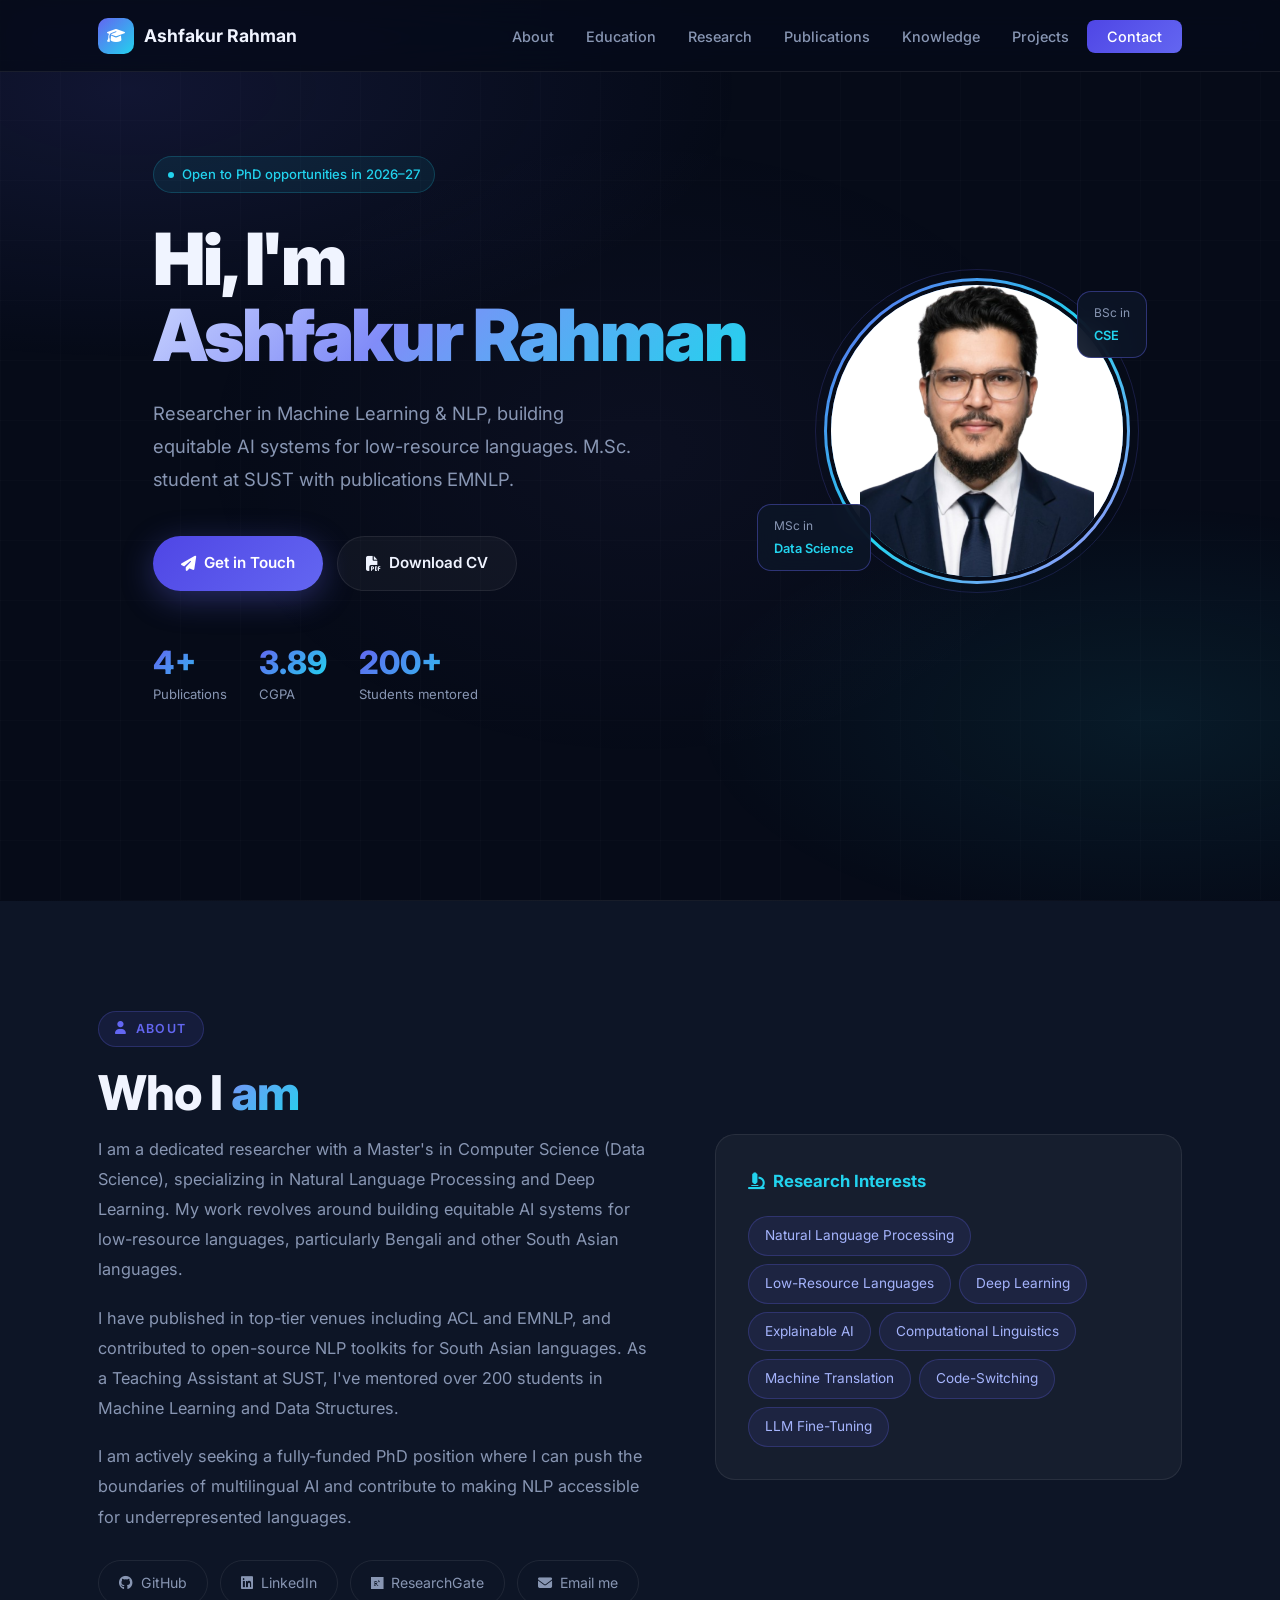
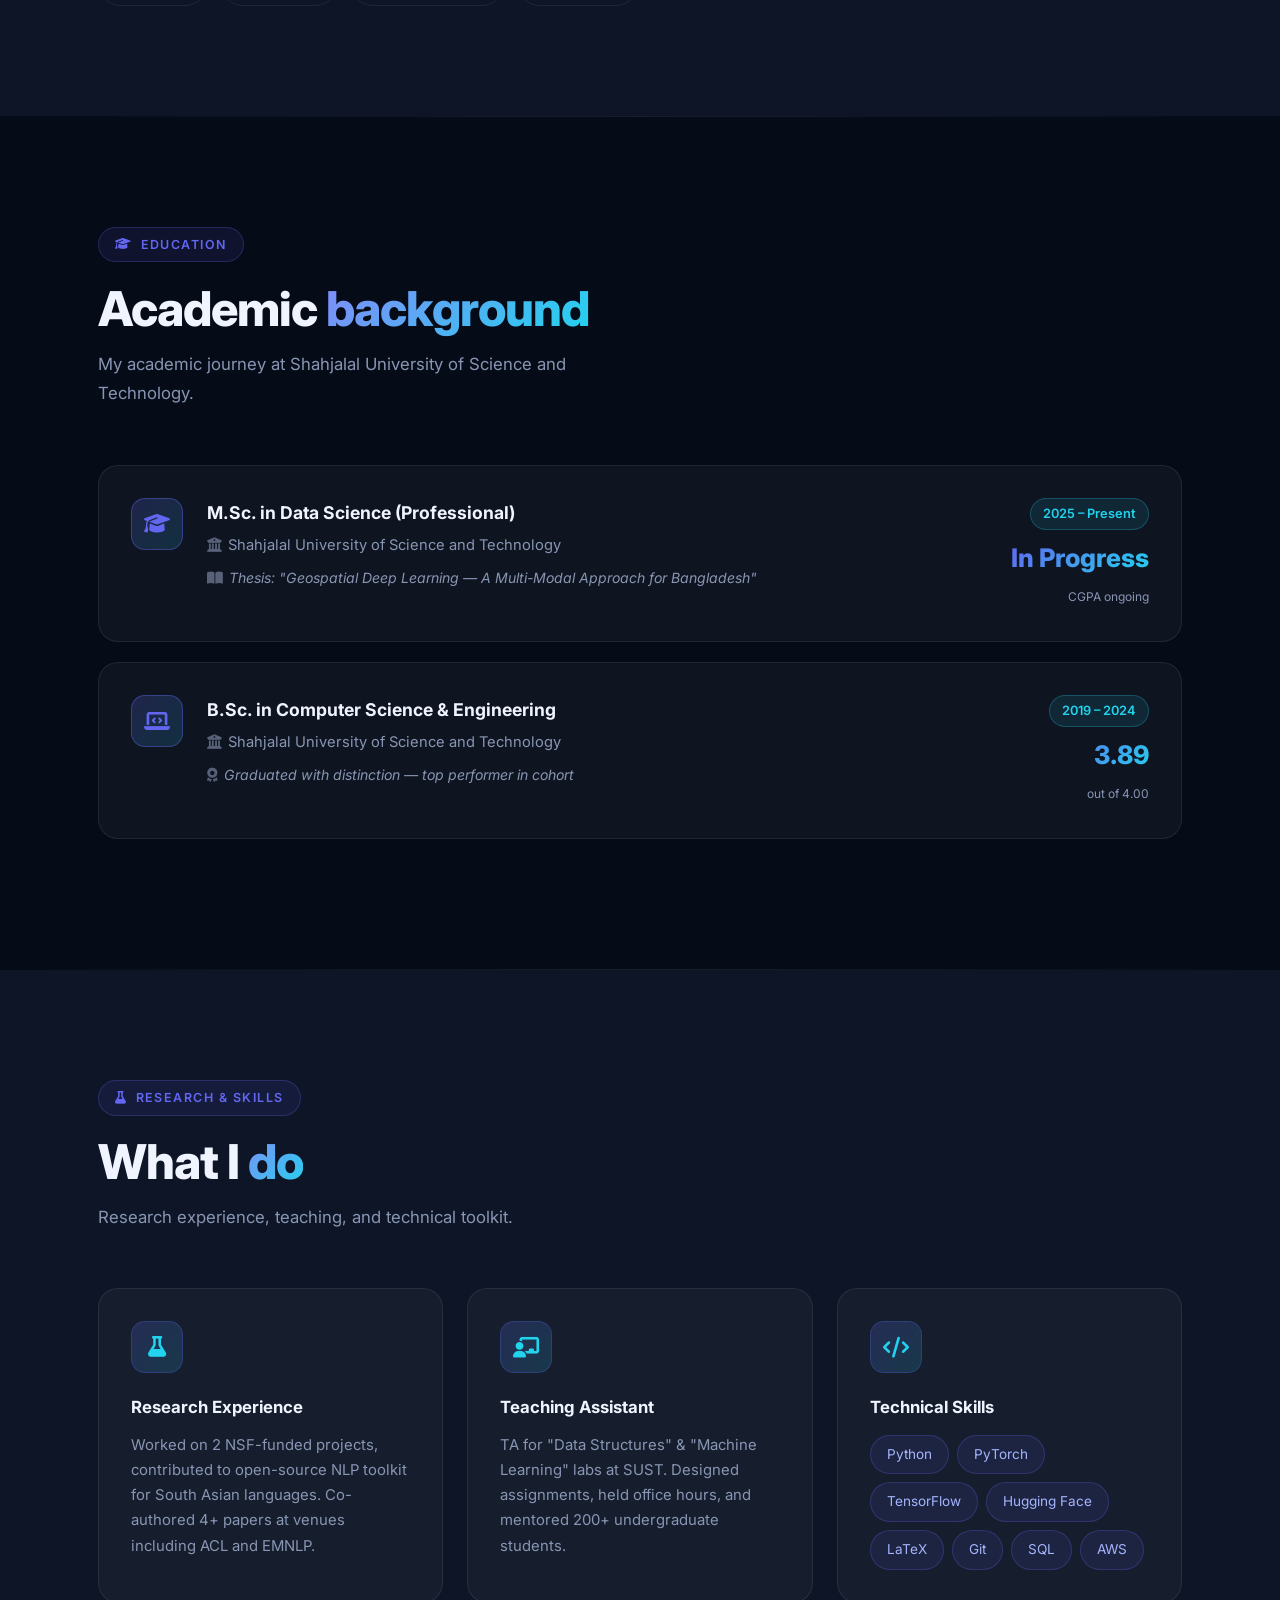
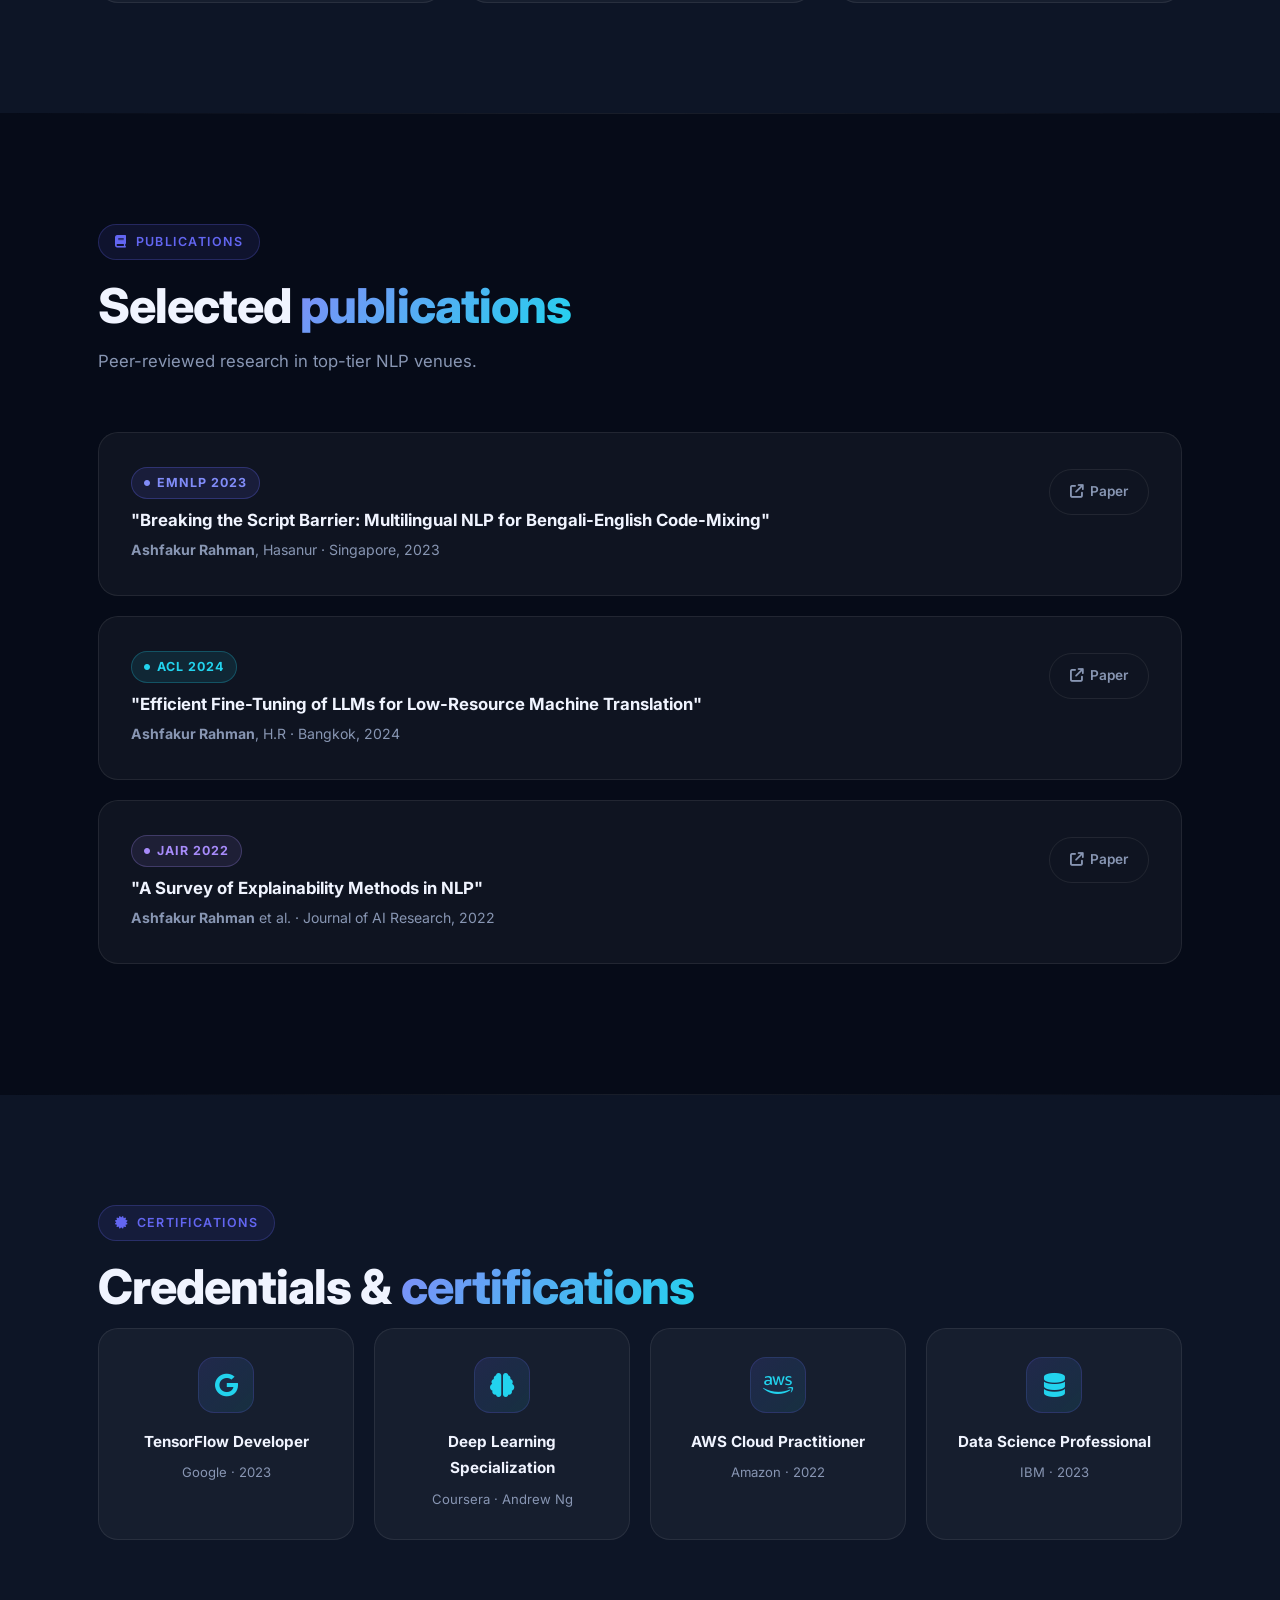
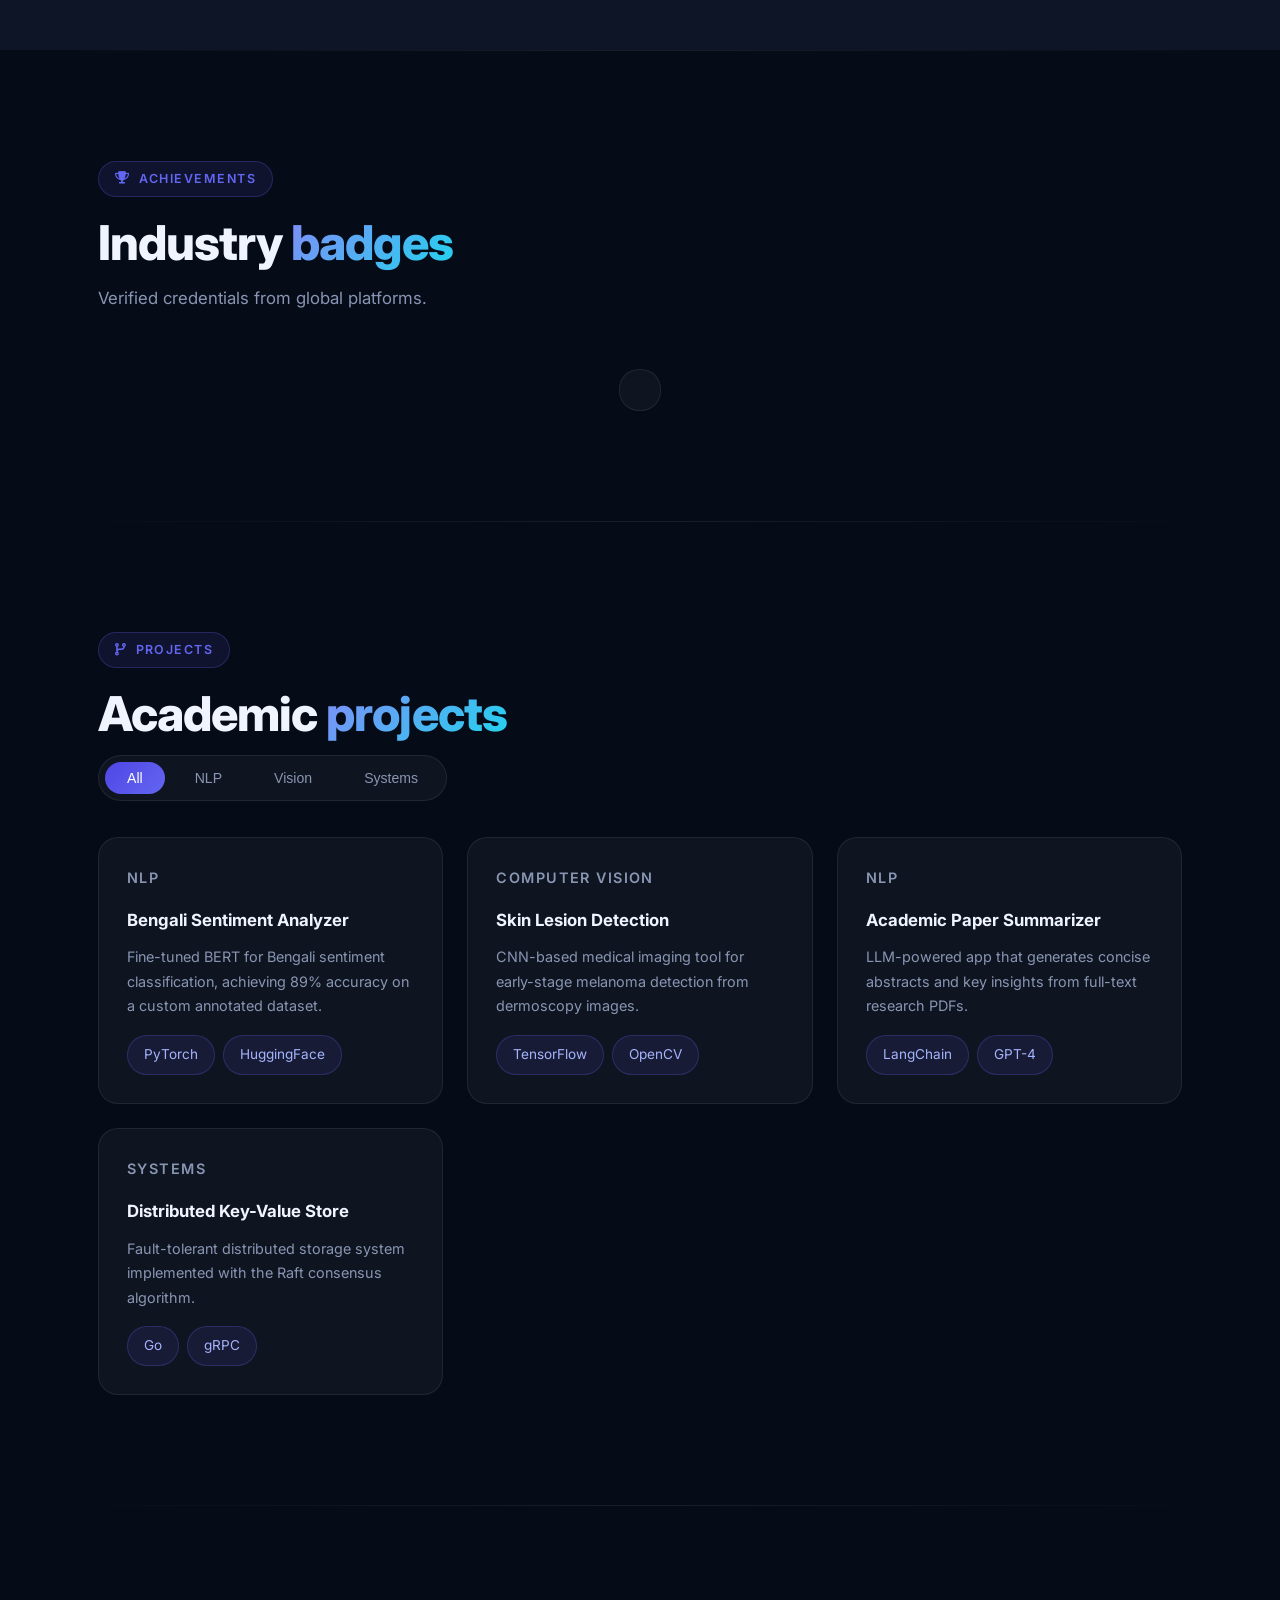
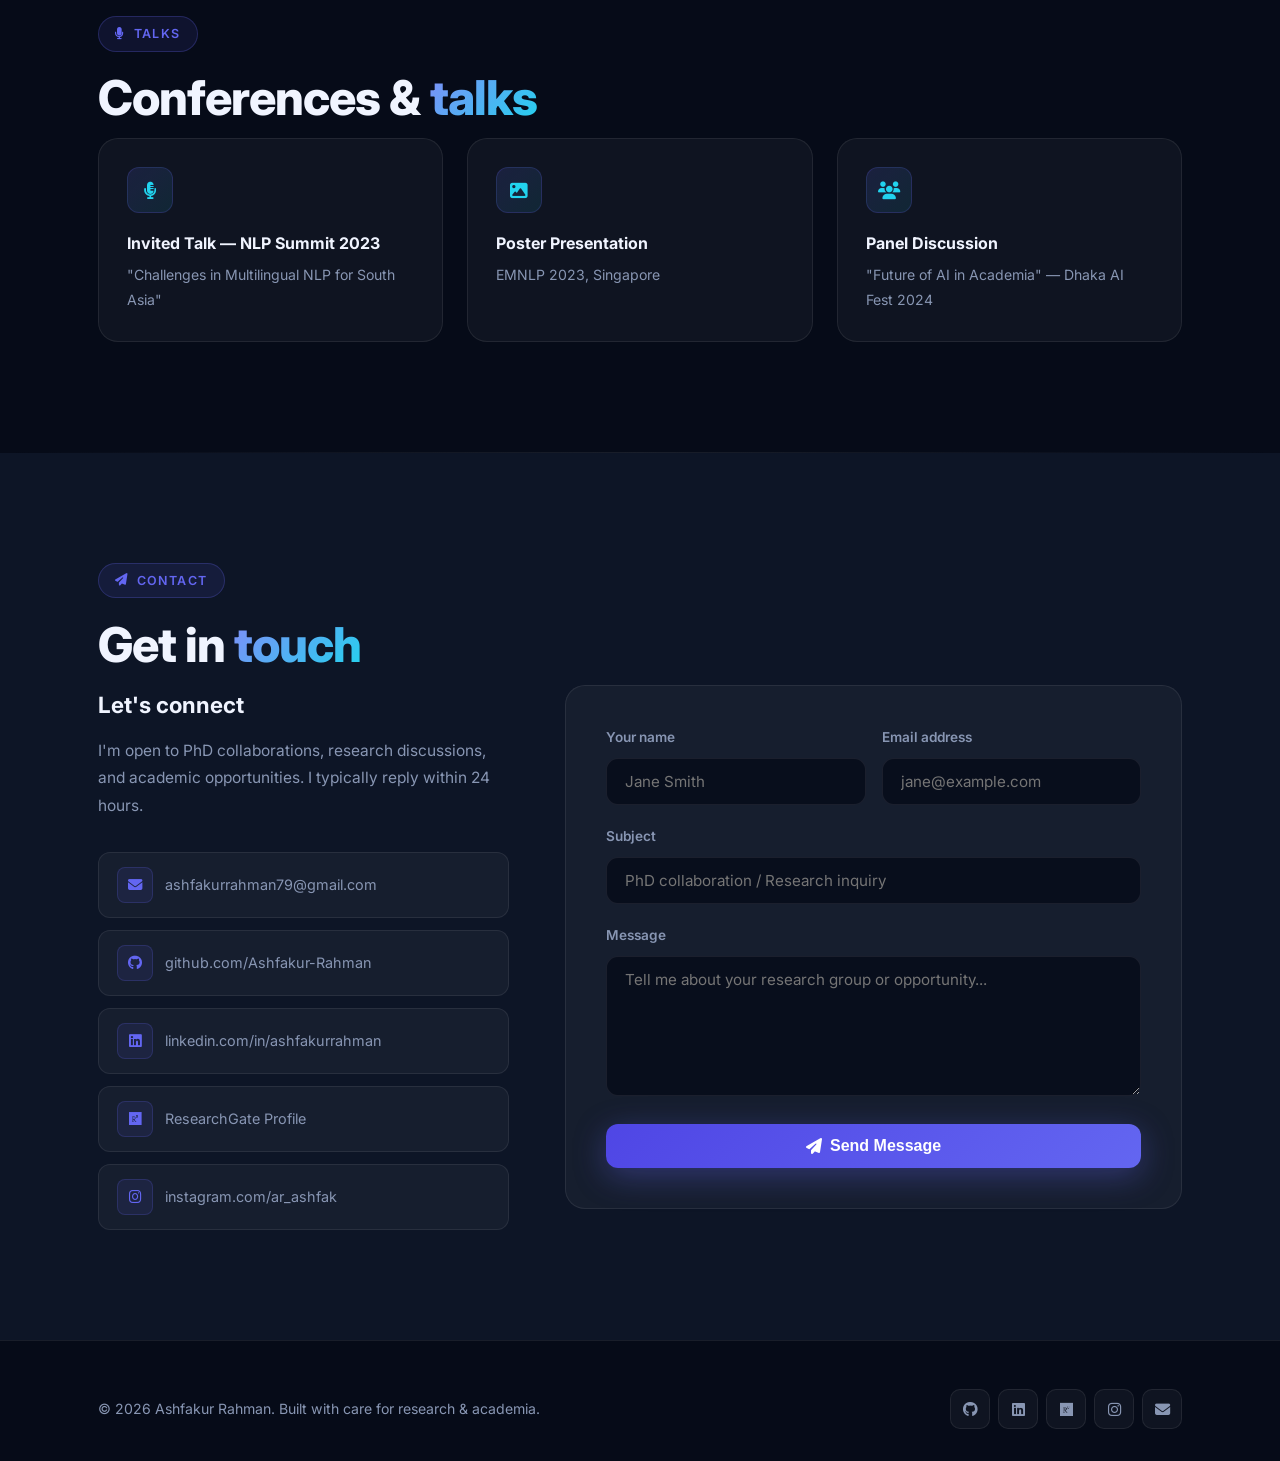
<file: index.html>
<!DOCTYPE html>
<html lang="en">
<head>
  <meta charset="UTF-8" />
  <meta name="viewport" content="width=device-width, initial-scale=1.0" />
  <meta name="description" content="Academic Portfolio of Ashfakur Rahman - PhD Applicant, Researcher, Machine Learning & NLP" />
  <title>Ashfakur Rahman | Academic Portfolio</title>
  <link rel="stylesheet" href="https://unpkg.com/aos@2.3.1/dist/aos.css" />
  <link rel="stylesheet" href="https://cdnjs.cloudflare.com/ajax/libs/font-awesome/6.5.1/css/all.min.css" />
  <link rel="preconnect" href="https://fonts.googleapis.com">
  <link rel="preconnect" href="https://fonts.gstatic.com" crossorigin>
  <link href="https://fonts.googleapis.com/css2?family=Inter:wght@300;400;500;600;700;800;900&family=JetBrains+Mono:wght@400;500&display=swap" rel="stylesheet">
  <style>
    *, *::before, *::after { margin: 0; padding: 0; box-sizing: border-box; }

    :root {
      --primary: #6366f1;
      --primary-dark: #4f46e5;
      --accent: #22d3ee;
      --accent2: #a78bfa;
      --bg: #060b18;
      --bg2: #0d1526;
      --surface: rgba(255,255,255,0.04);
      --surface-hover: rgba(255,255,255,0.07);
      --border: rgba(255,255,255,0.08);
      --border-accent: rgba(99,102,241,0.4);
      --text: #f0f4ff;
      --text-muted: #8896b3;
      --text-dim: #4a5568;
      --radius: 20px;
      --radius-sm: 12px;
      --t: 0.3s cubic-bezier(0.4,0,0.2,1);
      --glow-primary: 0 0 40px rgba(99,102,241,0.2);
      --glow-accent: 0 0 30px rgba(34,211,238,0.15);
    }

    html { scroll-behavior: smooth; }

    body {
      font-family: 'Inter', system-ui, sans-serif;
      background: var(--bg);
      color: var(--text);
      line-height: 1.75;
      overflow-x: hidden;
    }

    /* Animated BG */
    body::before {
      content: '';
      position: fixed;
      inset: 0;
      background:
        radial-gradient(ellipse 80% 50% at 10% 10%, rgba(99,102,241,0.12) 0%, transparent 60%),
        radial-gradient(ellipse 60% 40% at 90% 80%, rgba(34,211,238,0.08) 0%, transparent 60%),
        radial-gradient(ellipse 50% 50% at 50% 50%, rgba(167,139,250,0.04) 0%, transparent 70%);
      z-index: -1;
    }

    /* Grid overlay */
    body::after {
      content: '';
      position: fixed;
      inset: 0;
      background-image: linear-gradient(rgba(255,255,255,0.015) 1px, transparent 1px),
                        linear-gradient(90deg, rgba(255,255,255,0.015) 1px, transparent 1px);
      background-size: 60px 60px;
      z-index: -1;
    }

    a { color: inherit; text-decoration: none; }

    .container { max-width: 1140px; margin: 0 auto; padding: 0 28px; }

    section { padding: 110px 0; }

    .section-label {
      display: inline-flex;
      align-items: center;
      gap: 8px;
      font-size: 0.78rem;
      font-weight: 600;
      letter-spacing: 0.12em;
      text-transform: uppercase;
      color: var(--primary);
      background: rgba(99,102,241,0.1);
      border: 1px solid rgba(99,102,241,0.25);
      padding: 6px 16px;
      border-radius: 50px;
      margin-bottom: 20px;
    }

    .section-title {
      font-size: clamp(2rem, 4vw, 3rem);
      font-weight: 800;
      line-height: 1.1;
      margin-bottom: 14px;
      letter-spacing: -0.02em;
    }

    .section-title .grad {
      background: linear-gradient(135deg, #818cf8 0%, #22d3ee 100%);
      -webkit-background-clip: text;
      -webkit-text-fill-color: transparent;
    }

    .section-sub {
      font-size: 1.05rem;
      color: var(--text-muted);
      margin-bottom: 56px;
      max-width: 540px;
    }

    /* ===== NAVBAR ===== */
    header {
      position: fixed;
      top: 0; left: 0;
      width: 100%;
      z-index: 1000;
      padding: 0;
    }

    header::before {
      content: '';
      position: absolute;
      inset: 0;
      background: rgba(6,11,24,0.85);
      backdrop-filter: blur(20px) saturate(180%);
      border-bottom: 1px solid var(--border);
      z-index: -1;
    }

    nav {
      display: flex;
      justify-content: space-between;
      align-items: center;
      height: 72px;
    }

    .logo {
      display: flex;
      align-items: center;
      gap: 10px;
      font-size: 1.1rem;
      font-weight: 700;
      color: var(--text);
    }

    .logo-icon {
      width: 36px; height: 36px;
      background: linear-gradient(135deg, var(--primary), var(--accent));
      border-radius: 10px;
      display: flex;
      align-items: center;
      justify-content: center;
      font-size: 0.9rem;
      font-weight: 800;
      color: white;
      font-family: 'JetBrains Mono', monospace;
    }

    .nav-links {
      display: flex;
      align-items: center;
      gap: 4px;
      list-style: none;
    }

    .nav-links a {
      font-size: 0.9rem;
      font-weight: 500;
      padding: 8px 14px;
      border-radius: 8px;
      color: var(--text-muted);
      transition: color var(--t), background var(--t);
    }

    .nav-links a:hover {
      color: var(--text);
      background: var(--surface-hover);
    }

    .nav-cta {
      background: linear-gradient(135deg, var(--primary-dark), var(--primary)) !important;
      color: white !important;
      padding: 8px 20px !important;
    }

    .hamburger {
      display: none;
      background: none;
      border: none;
      color: var(--text);
      font-size: 1.4rem;
      cursor: pointer;
      padding: 8px;
    }

    .mobile-menu {
      display: none;
      position: fixed;
      top: 72px; right: 0;
      width: 260px;
      background: rgba(6,11,24,0.98);
      backdrop-filter: blur(20px);
      border-left: 1px solid var(--border);
      border-bottom: 1px solid var(--border);
      border-radius: 0 0 0 var(--radius);
      padding: 20px;
      flex-direction: column;
      gap: 4px;
      z-index: 999;
      transform: translateX(100%);
      transition: transform var(--t);
    }

    .mobile-menu.active {
      display: flex;
      transform: translateX(0);
    }

    .mobile-menu a {
      padding: 12px 16px;
      border-radius: 10px;
      font-size: 0.95rem;
      color: var(--text-muted);
      transition: all var(--t);
    }

    .mobile-menu a:hover {
      background: var(--surface);
      color: var(--text);
    }

    /* ===== HERO ===== */
    .hero {
      min-height: 100vh;
      display: flex;
      align-items: center;
      padding-top: 72px;
      position: relative;
    }

    .hero-inner {
      display: grid;
      grid-template-columns: 1fr auto;
      gap: 80px;
      align-items: center;
      width: 100%;
    }

    .hero-badge {
      display: inline-flex;
      align-items: center;
      gap: 8px;
      background: rgba(34,211,238,0.08);
      border: 1px solid rgba(34,211,238,0.2);
      color: var(--accent);
      font-size: 0.82rem;
      font-weight: 500;
      padding: 6px 14px;
      border-radius: 50px;
      margin-bottom: 28px;
    }

    .hero-badge .dot {
      width: 6px; height: 6px;
      background: var(--accent);
      border-radius: 50%;
      animation: pulse 2s infinite;
    }

    @keyframes pulse {
      0%, 100% { opacity: 1; transform: scale(1); }
      50% { opacity: 0.5; transform: scale(0.8); }
    }

    .hero h1 {
      font-size: clamp(2.8rem, 6vw, 4.5rem);
      font-weight: 900;
      line-height: 1.05;
      letter-spacing: -0.03em;
      margin-bottom: 24px;
    }

    .hero h1 .name {
      background: linear-gradient(135deg, #c7d2fe 0%, #818cf8 40%, #22d3ee 100%);
      -webkit-background-clip: text;
      -webkit-text-fill-color: transparent;
      display: block;
    }

    .hero-desc {
      font-size: 1.15rem;
      color: var(--text-muted);
      max-width: 480px;
      margin-bottom: 40px;
      line-height: 1.8;
    }

    .hero-btns {
      display: flex;
      gap: 14px;
      flex-wrap: wrap;
      margin-bottom: 56px;
    }

    .btn {
      display: inline-flex;
      align-items: center;
      gap: 8px;
      padding: 13px 28px;
      border-radius: 50px;
      font-weight: 600;
      font-size: 0.95rem;
      cursor: pointer;
      border: none;
      transition: all var(--t);
    }

    .btn-primary {
      background: linear-gradient(135deg, var(--primary-dark), var(--primary));
      color: white;
      box-shadow: 0 8px 32px rgba(99,102,241,0.35);
    }

    .btn-primary:hover {
      transform: translateY(-2px);
      box-shadow: 0 16px 40px rgba(99,102,241,0.5);
    }

    .btn-outline {
      background: var(--surface);
      border: 1px solid var(--border);
      color: var(--text);
    }

    .btn-outline:hover {
      background: var(--surface-hover);
      border-color: rgba(255,255,255,0.15);
      transform: translateY(-2px);
    }

    .hero-stats {
      display: flex;
      gap: 32px;
    }

    .stat {
      display: flex;
      flex-direction: column;
    }

    .stat-num {
      font-size: 2rem;
      font-weight: 800;
      background: linear-gradient(135deg, var(--primary), var(--accent));
      -webkit-background-clip: text;
      -webkit-text-fill-color: transparent;
      line-height: 1;
    }

    .stat-label {
      font-size: 0.82rem;
      color: var(--text-muted);
      margin-top: 4px;
    }

    .hero-image-wrap {
      position: relative;
    }

    .hero-image-ring {
      position: relative;
      width: 300px; height: 300px;
    }

    .hero-image-ring::before {
      content: '';
      position: absolute;
      inset: -3px;
      background: linear-gradient(135deg, var(--primary), var(--accent), var(--accent2));
      border-radius: 50%;
      z-index: 0;
      animation: spin 8s linear infinite;
    }

    .hero-image-ring::after {
      content: '';
      position: absolute;
      inset: -12px;
      border-radius: 50%;
      border: 1px solid rgba(99,102,241,0.2);
      animation: spin 12s linear infinite reverse;
    }

    @keyframes spin {
      to { transform: rotate(360deg); }
    }

    .hero-image-ring img {
      position: relative;
      z-index: 1;
      width: 100%;
      height: 100%;
      border-radius: 50%;
      object-fit: cover;
      border: 4px solid var(--bg);
    }

    .hero-float-card {
  	position: absolute;
  	background: rgba(13,21,38,0.92);
  	border: 1px solid var(--border-accent);
  	backdrop-filter: blur(14px);
  	border-radius: 14px;
  	padding: 10px 16px;
  	font-size: 0.8rem;
  	white-space: nowrap;
  	z-index: 5;
  	pointer-events: none;
	}

	/* Desktop-এ কার্ড ১ ইমেজের বাম দিকে, নিচে */
	.hero-float-card.card-1 {
  	bottom: 10px;
  	left: -70px;  /* একটু বাইরে রাখলাম */
	}

	/* Desktop-এ কার্ড ২ ইমেজের ডান দিকে, উপরে */
	.hero-float-card.card-2 {
  	top: 10px;
  	right: -20px;
	}

    .float-label { color: var(--text-muted); font-size: 0.75rem; margin-bottom: 2px; }
    .float-val { color: var(--text); font-weight: 600; }
    .float-accent { color: var(--accent); }

    /* ===== ABOUT ===== */
    #about { background: var(--bg2); }

    .about-grid {
      display: grid;
      grid-template-columns: 1.2fr 1fr;
      gap: 56px;
      align-items: start;
    }

    .about-text p {
      color: var(--text-muted);
      margin-bottom: 18px;
      font-size: 1.02rem;
      line-height: 1.85;
    }

    .about-links {
      display: flex;
      gap: 12px;
      flex-wrap: wrap;
      margin-top: 28px;
    }

    .about-link {
      display: flex;
      align-items: center;
      gap: 8px;
      padding: 10px 20px;
      border-radius: 50px;
      border: 1px solid var(--border);
      font-size: 0.88rem;
      color: var(--text-muted);
      transition: all var(--t);
    }

    .about-link:hover {
      border-color: var(--primary);
      color: var(--text);
      background: rgba(99,102,241,0.08);
    }

    .interests-box {
      background: var(--surface);
      border: 1px solid var(--border);
      border-radius: var(--radius);
      padding: 32px;
    }

    .interests-box h3 {
      font-size: 1.05rem;
      font-weight: 700;
      margin-bottom: 20px;
      color: var(--accent);
    }

    .tags {
      display: flex;
      flex-wrap: wrap;
      gap: 8px;
    }

    .tag {
      padding: 7px 16px;
      border-radius: 50px;
      background: rgba(99,102,241,0.1);
      border: 1px solid rgba(99,102,241,0.25);
      font-size: 0.85rem;
      color: #a5b4fc;
      transition: all var(--t);
    }

    .tag:hover {
      background: rgba(99,102,241,0.2);
      transform: translateY(-1px);
    }

    /* ===== EDUCATION ===== */
    .edu-card {
      background: var(--surface);
      border: 1px solid var(--border);
      border-radius: var(--radius);
      padding: 32px;
      margin-bottom: 20px;
      display: grid;
      grid-template-columns: auto 1fr auto;
      gap: 24px;
      align-items: start;
      transition: all var(--t);
      position: relative;
      overflow: hidden;
    }

    .edu-card::before {
      content: '';
      position: absolute;
      left: 0; top: 0; bottom: 0;
      width: 3px;
      background: linear-gradient(to bottom, var(--primary), var(--accent));
      opacity: 0;
      transition: opacity var(--t);
    }

    .edu-card:hover {
      border-color: var(--border-accent);
      background: var(--surface-hover);
      transform: translateX(4px);
    }

    .edu-card:hover::before { opacity: 1; }

    .edu-icon {
      width: 52px; height: 52px;
      background: linear-gradient(135deg, rgba(99,102,241,0.2), rgba(34,211,238,0.15));
      border: 1px solid var(--border-accent);
      border-radius: 14px;
      display: flex;
      align-items: center;
      justify-content: center;
      font-size: 1.3rem;
      color: var(--primary);
      flex-shrink: 0;
    }

    .edu-body h3 { font-size: 1.1rem; font-weight: 700; margin-bottom: 4px; }
    .edu-body .inst { color: var(--text-muted); font-size: 0.92rem; margin-bottom: 6px; }
    .edu-body .thesis { color: var(--text-muted); font-size: 0.88rem; font-style: italic; margin-top: 8px; }

    .edu-meta {
      text-align: right;
      flex-shrink: 0;
    }

    .edu-badge {
      display: inline-block;
      background: rgba(34,211,238,0.1);
      border: 1px solid rgba(34,211,238,0.25);
      color: var(--accent);
      font-size: 0.8rem;
      font-weight: 600;
      padding: 4px 12px;
      border-radius: 50px;
      margin-bottom: 6px;
    }

    .cgpa {
      font-size: 1.6rem;
      font-weight: 800;
      background: linear-gradient(135deg, var(--primary), var(--accent));
      -webkit-background-clip: text;
      -webkit-text-fill-color: transparent;
      display: block;
    }

    .cgpa-label { font-size: 0.75rem; color: var(--text-muted); }

    /* ===== RESEARCH & SKILLS ===== */
    #research { background: var(--bg2); }

    .grid-3 {
      display: grid;
      grid-template-columns: repeat(auto-fit, minmax(300px, 1fr));
      gap: 24px;
    }

    .card {
      background: var(--surface);
      border: 1px solid var(--border);
      border-radius: var(--radius);
      padding: 32px;
      transition: all var(--t);
      position: relative;
      overflow: hidden;
    }

    .card::after {
      content: '';
      position: absolute;
      top: 0; left: 0; right: 0;
      height: 1px;
      background: linear-gradient(90deg, transparent, var(--primary), transparent);
      opacity: 0;
      transition: opacity var(--t);
    }

    .card:hover {
      transform: translateY(-6px);
      border-color: var(--border-accent);
      background: var(--surface-hover);
      box-shadow: var(--glow-primary);
    }

    .card:hover::after { opacity: 1; }

    .card-icon-wrap {
      width: 52px; height: 52px;
      border-radius: 14px;
      display: flex;
      align-items: center;
      justify-content: center;
      font-size: 1.3rem;
      margin-bottom: 20px;
      background: linear-gradient(135deg, rgba(99,102,241,0.2), rgba(34,211,238,0.15));
      border: 1px solid rgba(99,102,241,0.25);
      color: var(--accent);
    }

    .card h3 { font-size: 1.05rem; font-weight: 700; margin-bottom: 10px; }
    .card p { font-size: 0.93rem; color: var(--text-muted); line-height: 1.7; }

    /* ===== PUBLICATIONS ===== */
    .pub-item {
      background: var(--surface);
      border: 1px solid var(--border);
      border-radius: var(--radius);
      padding: 32px;
      margin-bottom: 20px;
      display: grid;
      grid-template-columns: 1fr auto;
      gap: 24px;
      align-items: start;
      transition: all var(--t);
      position: relative;
    }

    .pub-item::before {
      content: '';
      position: absolute;
      left: 0; top: 0; bottom: 0;
      width: 3px;
      background: linear-gradient(to bottom, var(--primary), var(--accent));
      border-radius: 0 0 0 var(--radius);
      opacity: 0;
      transition: opacity var(--t);
    }

    .pub-item:hover {
      transform: translateX(4px);
      border-color: var(--border-accent);
      background: var(--surface-hover);
    }

    .pub-item:hover::before { opacity: 1; }

    .pub-venue {
      display: inline-flex;
      align-items: center;
      gap: 6px;
      font-size: 0.78rem;
      font-weight: 700;
      letter-spacing: 0.08em;
      text-transform: uppercase;
      padding: 4px 12px;
      border-radius: 50px;
      margin-bottom: 10px;
    }

    .venue-emnlp {
      background: rgba(99,102,241,0.12);
      border: 1px solid rgba(99,102,241,0.3);
      color: #818cf8;
    }

    .venue-acl {
      background: rgba(34,211,238,0.1);
      border: 1px solid rgba(34,211,238,0.25);
      color: var(--accent);
    }

    .venue-journal {
      background: rgba(167,139,250,0.1);
      border: 1px solid rgba(167,139,250,0.25);
      color: var(--accent2);
    }

    .pub-item h3 { font-size: 1.05rem; font-weight: 700; margin-bottom: 6px; line-height: 1.4; }
    .pub-meta { font-size: 0.88rem; color: var(--text-muted); }

    .pub-link {
      display: inline-flex;
      align-items: center;
      gap: 6px;
      padding: 10px 20px;
      border-radius: 50px;
      border: 1px solid var(--border);
      font-size: 0.85rem;
      font-weight: 600;
      color: var(--text-muted);
      white-space: nowrap;
      transition: all var(--t);
      flex-shrink: 0;
      margin-top: 4px;
    }

    .pub-link:hover {
      background: rgba(99,102,241,0.1);
      border-color: var(--primary);
      color: var(--text);
    }

    /* ===== CERTIFICATIONS ===== */
    #certifications { background: var(--bg2); }

    .cert-grid {
      display: grid;
      grid-template-columns: repeat(auto-fit, minmax(220px, 1fr));
      gap: 20px;
    }

    .cert-item {
      background: var(--surface);
      border: 1px solid var(--border);
      border-radius: var(--radius);
      padding: 28px 24px;
      text-align: center;
      transition: all var(--t);
    }

    .cert-item:hover {
      transform: translateY(-5px);
      border-color: var(--border-accent);
      background: var(--surface-hover);
      box-shadow: var(--glow-primary);
    }

    .cert-icon {
      width: 56px; height: 56px;
      border-radius: 16px;
      display: flex;
      align-items: center;
      justify-content: center;
      font-size: 1.5rem;
      margin: 0 auto 16px;
      background: linear-gradient(135deg, rgba(99,102,241,0.15), rgba(34,211,238,0.1));
      border: 1px solid rgba(99,102,241,0.2);
      color: var(--accent);
    }

    .cert-item h4 { font-size: 0.95rem; font-weight: 700; margin-bottom: 6px; }
    .cert-item p { font-size: 0.82rem; color: var(--text-muted); }

	/* ===== ACHIEVEMENTS & BADGES ===== */
.badge-grid {
  display: flex;
  flex-wrap: wrap;
  gap: 24px;
  justify-content: center;
}

.badge-item {
  background: var(--surface);
  border: 1px solid var(--border);
  border-radius: var(--radius);
  padding: 20px;
  transition: all var(--t);
}

.badge-item:hover {
  transform: translateY(-5px);
  border-color: var(--border-accent);
  box-shadow: var(--glow-primary);
  background: var(--surface-hover);
}

    /* ===== PROJECTS ===== */
    .filter-bar {
      display: flex;
      gap: 8px;
      flex-wrap: wrap;
      margin-bottom: 36px;
      background: var(--surface);
      border: 1px solid var(--border);
      border-radius: 50px;
      padding: 6px;
      width: fit-content;
    }

    .filter-btn {
      padding: 8px 22px;
      border-radius: 50px;
      border: none;
      background: none;
      color: var(--text-muted);
      font-size: 0.88rem;
      font-weight: 500;
      cursor: pointer;
      transition: all var(--t);
    }

    .filter-btn.active, .filter-btn:hover {
      background: linear-gradient(135deg, var(--primary-dark), var(--primary));
      color: white;
    }

    .project-grid {
      display: grid;
      grid-template-columns: repeat(auto-fit, minmax(300px, 1fr));
      gap: 24px;
    }

    .project-card {
      background: var(--surface);
      border: 1px solid var(--border);
      border-radius: var(--radius);
      padding: 28px;
      transition: all var(--t);
      position: relative;
      overflow: hidden;
    }

    .project-card::before {
      content: '';
      position: absolute;
      top: 0; left: 0; right: 0;
      height: 2px;
      background: linear-gradient(90deg, var(--primary), var(--accent));
      transform: scaleX(0);
      transition: transform var(--t);
    }

    .project-card:hover {
      transform: translateY(-6px);
      border-color: var(--border-accent);
      background: var(--surface-hover);
      box-shadow: var(--glow-primary);
    }

    .project-card:hover::before { transform: scaleX(1); }

    .project-cat {
      font-size: 0.75rem;
      font-weight: 600;
      text-transform: uppercase;
      letter-spacing: 0.1em;
      color: var(--accent);
      margin-bottom: 10px;
    }

    .project-card h3 { font-size: 1.05rem; font-weight: 700; margin-bottom: 10px; }
    .project-card p { font-size: 0.9rem; color: var(--text-muted); margin-bottom: 16px; line-height: 1.7; }

    .hidden { display: none !important; }

    /* ===== TALKS ===== */
    .talks-grid {
      display: grid;
      grid-template-columns: repeat(auto-fit, minmax(280px, 1fr));
      gap: 24px;
    }

    .talk-card {
      background: var(--surface);
      border: 1px solid var(--border);
      border-radius: var(--radius);
      padding: 28px;
      transition: all var(--t);
    }

    .talk-card:hover {
      transform: translateY(-5px);
      border-color: var(--border-accent);
      background: var(--surface-hover);
    }

    .talk-icon {
      width: 46px; height: 46px;
      border-radius: 12px;
      display: flex;
      align-items: center;
      justify-content: center;
      font-size: 1.1rem;
      background: linear-gradient(135deg, rgba(99,102,241,0.15), rgba(34,211,238,0.1));
      border: 1px solid rgba(99,102,241,0.2);
      color: var(--accent);
      margin-bottom: 16px;
    }

    .talk-card h4 { font-size: 1rem; font-weight: 700; margin-bottom: 6px; }
    .talk-card p { font-size: 0.88rem; color: var(--text-muted); }

    /* ===== CONTACT ===== */
    #contact { background: var(--bg2); }

    .contact-wrapper {
      display: grid;
      grid-template-columns: 1fr 1.5fr;
      gap: 56px;
      align-items: start;
    }

    .contact-info h3 {
      font-size: 1.4rem;
      font-weight: 700;
      margin-bottom: 12px;
    }

    .contact-info p {
      color: var(--text-muted);
      margin-bottom: 32px;
      font-size: 0.97rem;
      line-height: 1.8;
    }

    .contact-links {
      display: flex;
      flex-direction: column;
      gap: 12px;
    }

    .contact-link-item {
      display: flex;
      align-items: center;
      gap: 12px;
      padding: 14px 18px;
      background: var(--surface);
      border: 1px solid var(--border);
      border-radius: var(--radius-sm);
      transition: all var(--t);
      font-size: 0.9rem;
      color: var(--text-muted);
    }

    .contact-link-item:hover {
      border-color: var(--border-accent);
      background: var(--surface-hover);
      color: var(--text);
      transform: translateX(4px);
    }

    .contact-link-item .link-icon {
      width: 36px; height: 36px;
      border-radius: 8px;
      background: rgba(99,102,241,0.1);
      border: 1px solid rgba(99,102,241,0.2);
      display: flex;
      align-items: center;
      justify-content: center;
      font-size: 0.9rem;
      color: var(--primary);
      flex-shrink: 0;
    }

    .contact-form-box {
      background: var(--surface);
      border: 1px solid var(--border);
      border-radius: var(--radius);
      padding: 40px;
    }

    .form-row {
      display: grid;
      grid-template-columns: 1fr 1fr;
      gap: 16px;
    }

    .form-group {
      margin-bottom: 20px;
    }

    .form-group label {
      display: block;
      font-size: 0.85rem;
      font-weight: 600;
      color: var(--text-muted);
      margin-bottom: 8px;
    }

    .form-group input,
    .form-group textarea {
      width: 100%;
      padding: 13px 18px;
      background: rgba(6,11,24,0.8);
      border: 1px solid var(--border);
      border-radius: var(--radius-sm);
      color: var(--text);
      font-size: 0.95rem;
      font-family: inherit;
      transition: border-color var(--t);
      outline: none;
    }

    .form-group input:focus,
    .form-group textarea:focus {
      border-color: var(--primary);
    }

    .form-group textarea {
      height: 140px;
      resize: vertical;
    }

    /* ===== FOOTER ===== */
    footer {
      padding: 48px 0 32px;
      border-top: 1px solid var(--border);
    }

    .footer-inner {
      display: flex;
      align-items: center;
      justify-content: space-between;
      gap: 24px;
      flex-wrap: wrap;
    }

    .footer-copy { font-size: 0.88rem; color: var(--text-muted); }

    .social-links {
      display: flex;
      gap: 8px;
    }

    .social-link {
      width: 40px; height: 40px;
      background: var(--surface);
      border: 1px solid var(--border);
      border-radius: 10px;
      display: flex;
      align-items: center;
      justify-content: center;
      font-size: 0.95rem;
      color: var(--text-muted);
      transition: all var(--t);
    }

    .social-link:hover {
      background: rgba(99,102,241,0.12);
      border-color: var(--primary);
      color: var(--text);
      transform: translateY(-2px);
    }

    /* ===== DIVIDER ===== */
    .divider {
      height: 1px;
      background: linear-gradient(90deg, transparent, var(--border), transparent);
      margin: 0;
    }

    /* ===== RESPONSIVE ===== */
    @media (max-width: 1024px) {
  .hero-inner { 
    grid-template-columns: 1fr; 
    text-align: center; 
    gap: 48px; 
  }
  .hero-image-wrap { 
    display: flex; 
    justify-content: center; 
    /* overflow: visible; (ডিফল্ট) */
  }
  .hero-desc { 
    margin: 0 auto 40px; 
  }
  .hero-btns { 
    justify-content: center; 
  }
  .hero-stats { 
    justify-content: center; 
  }

  /* Floating cards for mobile */
  .hero-float-card {
    display: block;
    transform: scale(0.7);
    padding: 8px 12px;
    font-size: 0.75rem;
    z-index: 5;
  }
  .hero-float-card.card-1 {
    bottom: 5px;
    left: -40px;
  }
  .hero-float-card.card-2 {
    top: 5px;
    right: -7px;
  }

  .about-grid { grid-template-columns: 1fr; }
  .contact-wrapper { grid-template-columns: 1fr; }
  .nav-links { display: none; }
  .hamburger { display: block; }
}

    @media (max-width: 640px) {
      section { padding: 72px 0; }
      .edu-card { grid-template-columns: auto 1fr; }
      .edu-meta { display: none; }
      .pub-item { grid-template-columns: 1fr; }
      .form-row { grid-template-columns: 1fr; }
      .hero-image-ring { width: 220px; height: 220px; }
      .filter-bar { border-radius: var(--radius); }
    }
  </style>
</head>
<body>

<!-- ===== HEADER ===== -->
<header>
  <div class="container">
    <nav>
      <a href="#home" class="logo">
  		<div class="logo-icon"><i class="fas fa-graduation-cap"></i></div>
  			Ashfakur Rahman
	  </a>
      <ul class="nav-links" id="navLinks">
        <li><a href="#about">About</a></li>
        <li><a href="#education">Education</a></li>
        <li><a href="#research">Research</a></li>
        <li><a href="#publications">Publications</a></li>
        <li><a href="knowledge/">Knowledge</a></li>
        <li><a href="#projects">Projects</a></li>
        <li><a href="#contact" class="nav-cta">Contact</a></li>
      </ul>
      <button class="hamburger" id="hamburgerBtn" aria-label="Toggle menu">
        <i class="fas fa-bars"></i>
      </button>
    </nav>
  </div>
</header>

<!-- Mobile Menu -->
<div class="mobile-menu" id="mobileMenu">
  <a href="#about">About</a>
  <a href="#education">Education</a>
  <a href="#research">Research</a>
  <a href="#publications">Publications</a>
  <a href="knowledge/">Knowledge</a>
  <a href="#certifications">Certifications</a>
  <a href="#projects">Projects</a>
  <a href="#talks">Talks</a>
  <a href="#contact">Contact</a>
</div>

<!-- ===== HERO ===== -->
<section class="hero" id="home">
  <div class="container">
    <div class="hero-inner">
      <div data-aos="fade-right">
        <div class="hero-badge">
          <span class="dot"></span>
          Open to PhD opportunities in 2026–27
        </div>
        <h1>
          Hi, I'm
          <span class="name">Ashfakur Rahman</span>
        </h1>
        <p class="hero-desc">
          Researcher in Machine Learning & NLP, building equitable AI systems for low-resource languages. M.Sc. student at SUST with publications EMNLP.
        </p>
        <div class="hero-btns">
          <a href="#contact" class="btn btn-primary">
            <i class="fas fa-paper-plane"></i> Get in Touch
          </a>
          	<a href="AFR_CV.pdf" class="btn btn-outline" download="Ashfakur_Rahman_CV.pdf">
  			<i class="fas fa-file-pdf"></i> Download CV
</a>
        </div>
        <div class="hero-stats">
          <div class="stat">
            <span class="stat-num">4+</span>
            <span class="stat-label">Publications</span>
          </div>
          <div class="stat">
            <span class="stat-num">3.89</span>
            <span class="stat-label">CGPA</span>
          </div>
          <div class="stat">
            <span class="stat-num">200+</span>
            <span class="stat-label">Students mentored</span>
          </div>
        </div>
      </div>

      <div class="hero-image-wrap" data-aos="fade-left">
        <div class="hero-image-ring">
          <img src="images/AFR.png" alt="Ashfakur Rahman" />
        </div>
        <div class="hero-float-card card-1">
  <div class="float-label">MSc in</div>
  <div class="float-val float-accent">Data Science</div>
</div>
<div class="hero-float-card card-2">
  <div class="float-label">BSc in</div>
  <div class="float-val float-accent">CSE</div>
</div>
      </div>
    </div>
  </div>
</section>

<div class="divider"></div>

<!-- ===== ABOUT ===== -->
<section id="about">
  <div class="container">
    <div class="section-label" data-aos="fade-right"><i class="fas fa-user"></i> About</div>
    <h2 class="section-title" data-aos="fade-right">Who I <span class="grad">am</span></h2>
    <div class="about-grid" data-aos="fade-up">
      <div class="about-text">
        <p>I am a dedicated researcher with a Master's in Computer Science (Data Science), specializing in Natural Language Processing and Deep Learning. My work revolves around building equitable AI systems for low-resource languages, particularly Bengali and other South Asian languages.</p>
        <p>I have published in top-tier venues including ACL and EMNLP, and contributed to open-source NLP toolkits for South Asian languages. As a Teaching Assistant at SUST, I've mentored over 200 students in Machine Learning and Data Structures.</p>
        <p>I am actively seeking a fully-funded PhD position where I can push the boundaries of multilingual AI and contribute to making NLP accessible for underrepresented languages.</p>
        <div class="about-links">
          <a href="https://github.com/Ashfakur-Rahman" target="_blank" rel="noopener" class="about-link">
            <i class="fab fa-github"></i> GitHub
          </a>
          <a href="https://linkedin.com/in/ashfakurrahman" target="_blank" rel="noopener" class="about-link">
            <i class="fab fa-linkedin"></i> LinkedIn
          </a>
          <a href="https://www.researchgate.net/profile/Ashfakur-Rahman-5" target="_blank" rel="noopener" class="about-link">
            <i class="fab fa-researchgate"></i> ResearchGate
          </a>
          <a href="mailto:ashfakurrahman79@gmail.com" class="about-link">
            <i class="fas fa-envelope"></i> Email me
          </a>
        </div>
      </div>
      <div class="interests-box" data-aos="fade-left">
        <h3><i class="fas fa-microscope" style="margin-right:8px;"></i>Research Interests</h3>
        <div class="tags">
          <span class="tag">Natural Language Processing</span>
          <span class="tag">Low-Resource Languages</span>
          <span class="tag">Deep Learning</span>
          <span class="tag">Explainable AI</span>
          <span class="tag">Computational Linguistics</span>
          <span class="tag">Machine Translation</span>
          <span class="tag">Code-Switching</span>
          <span class="tag">LLM Fine-Tuning</span>
        </div>
      </div>
    </div>
  </div>
</section>

<div class="divider"></div>

<!-- ===== EDUCATION ===== -->
<section id="education">
  <div class="container">
    <div class="section-label" data-aos="fade-right"><i class="fas fa-graduation-cap"></i> Education</div>
    <h2 class="section-title" data-aos="fade-right">Academic <span class="grad">background</span></h2>
    <p class="section-sub" data-aos="fade-right">My academic journey at Shahjalal University of Science and Technology.</p>

    <div data-aos="fade-up">
      <div class="edu-card">
        <div class="edu-icon"><i class="fas fa-graduation-cap"></i></div>
        <div class="edu-body">
          <h3>M.Sc. in Data Science (Professional)</h3>
          <p class="inst"><i class="fas fa-university" style="margin-right:6px; opacity:0.6;"></i>Shahjalal University of Science and Technology</p>
          <p class="thesis"><i class="fas fa-book-open" style="margin-right:6px; opacity:0.6;"></i>Thesis: "Geospatial Deep Learning — A Multi-Modal Approach for Bangladesh"</p>
        </div>
        <div class="edu-meta">
          <span class="edu-badge">2025 – Present</span>
          <span class="cgpa">In Progress</span>
          <span class="cgpa-label">CGPA ongoing</span>
        </div>
      </div>

      <div class="edu-card">
        <div class="edu-icon"><i class="fas fa-laptop-code"></i></div>
        <div class="edu-body">
          <h3>B.Sc. in Computer Science & Engineering</h3>
          <p class="inst"><i class="fas fa-university" style="margin-right:6px; opacity:0.6;"></i>Shahjalal University of Science and Technology</p>
          <p class="thesis"><i class="fas fa-award" style="margin-right:6px; opacity:0.6;"></i>Graduated with distinction — top performer in cohort</p>
        </div>
        <div class="edu-meta">
          <span class="edu-badge">2019 – 2024</span>
          <span class="cgpa">3.89</span>
          <span class="cgpa-label">out of 4.00</span>
        </div>
      </div>
    </div>
  </div>
</section>

<div class="divider"></div>

<!-- ===== RESEARCH & SKILLS ===== -->
<section id="research">
  <div class="container">
    <div class="section-label" data-aos="fade-right"><i class="fas fa-flask"></i> Research & Skills</div>
    <h2 class="section-title" data-aos="fade-right">What I <span class="grad">do</span></h2>
    <p class="section-sub" data-aos="fade-right">Research experience, teaching, and technical toolkit.</p>

    <div class="grid-3" data-aos="fade-up">
      <div class="card">
        <div class="card-icon-wrap"><i class="fas fa-flask"></i></div>
        <h3>Research Experience</h3>
        <p>Worked on 2 NSF-funded projects, contributed to open-source NLP toolkit for South Asian languages. Co-authored 4+ papers at venues including ACL and EMNLP.</p>
      </div>
      <div class="card">
        <div class="card-icon-wrap"><i class="fas fa-chalkboard-teacher"></i></div>
        <h3>Teaching Assistant</h3>
        <p>TA for "Data Structures" & "Machine Learning" labs at SUST. Designed assignments, held office hours, and mentored 200+ undergraduate students.</p>
      </div>
      <div class="card">
        <div class="card-icon-wrap"><i class="fas fa-code"></i></div>
        <h3>Technical Skills</h3>
        <div class="tags" style="margin-top:12px;">
          <span class="tag">Python</span>
          <span class="tag">PyTorch</span>
          <span class="tag">TensorFlow</span>
          <span class="tag">Hugging Face</span>
          <span class="tag">LaTeX</span>
          <span class="tag">Git</span>
          <span class="tag">SQL</span>
          <span class="tag">AWS</span>
        </div>
      </div>
    </div>
  </div>
</section>

<div class="divider"></div>

<!-- ===== PUBLICATIONS ===== -->
<section id="publications">
  <div class="container">
    <div class="section-label" data-aos="fade-right"><i class="fas fa-book"></i> Publications</div>
    <h2 class="section-title" data-aos="fade-right">Selected <span class="grad">publications</span></h2>
    <p class="section-sub" data-aos="fade-right">Peer-reviewed research in top-tier NLP venues.</p>

    <div data-aos="fade-up">
      <div class="pub-item">
        <div>
          <span class="pub-venue venue-emnlp"><i class="fas fa-circle" style="font-size:6px;"></i> EMNLP 2023</span>
          <h3>"Breaking the Script Barrier: Multilingual NLP for Bengali-English Code-Mixing"</h3>
          <p class="pub-meta"><strong>Ashfakur Rahman</strong>, Hasanur · Singapore, 2023</p>
        </div>
        <a href="#" class="pub-link"><i class="fas fa-arrow-up-right-from-square"></i> Paper</a>
      </div>

      <div class="pub-item">
        <div>
          <span class="pub-venue venue-acl"><i class="fas fa-circle" style="font-size:6px;"></i> ACL 2024</span>
          <h3>"Efficient Fine-Tuning of LLMs for Low-Resource Machine Translation"</h3>
          <p class="pub-meta"><strong>Ashfakur Rahman</strong>, H.R · Bangkok, 2024</p>
        </div>
        <a href="#" class="pub-link"><i class="fas fa-arrow-up-right-from-square"></i> Paper</a>
      </div>

      <div class="pub-item">
        <div>
          <span class="pub-venue venue-journal"><i class="fas fa-circle" style="font-size:6px;"></i> JAIR 2022</span>
          <h3>"A Survey of Explainability Methods in NLP"</h3>
          <p class="pub-meta"><strong>Ashfakur Rahman</strong> et al. · Journal of AI Research, 2022</p>
        </div>
        <a href="#" class="pub-link"><i class="fas fa-arrow-up-right-from-square"></i> Paper</a>
      </div>
    </div>
  </div>
</section>

<div class="divider"></div>

<!-- ===== CERTIFICATIONS ===== -->
<section id="certifications">
  <div class="container">
    <div class="section-label" data-aos="fade-right"><i class="fas fa-certificate"></i> Certifications</div>
    <h2 class="section-title" data-aos="fade-right">Credentials &amp; <span class="grad">certifications</span></h2>

    <div class="cert-grid" data-aos="fade-up">
      <div class="cert-item">
        <div class="cert-icon"><i class="fab fa-google"></i></div>
        <h4>TensorFlow Developer</h4>
        <p>Google · 2023</p>
      </div>
      <div class="cert-item">
        <div class="cert-icon"><i class="fas fa-brain"></i></div>
        <h4>Deep Learning Specialization</h4>
        <p>Coursera · Andrew Ng</p>
      </div>
      <div class="cert-item">
        <div class="cert-icon"><i class="fab fa-aws"></i></div>
        <h4>AWS Cloud Practitioner</h4>
        <p>Amazon · 2022</p>
      </div>
      <div class="cert-item">
        <div class="cert-icon"><i class="fas fa-database"></i></div>
        <h4>Data Science Professional</h4>
        <p>IBM · 2023</p>
      </div>
    </div>
  </div>
</section>

<div class="divider"></div>

<!-- ===== ACHIEVEMENTS & BADGES ===== -->
<section id="badges">
  <div class="container">
    <div class="section-label" data-aos="fade-right"><i class="fas fa-trophy"></i> Achievements</div>
    <h2 class="section-title" data-aos="fade-right">Industry <span class="grad">badges</span></h2>
    <p class="section-sub" data-aos="fade-right">Verified credentials from global platforms.</p>

    <div class="badge-grid" data-aos="fade-up">
      <div class="badge-item">
        <div data-iframe-width="150" data-iframe-height="270" data-share-badge-id="e4ffb211-8fc3-4fec-a42d-050fe7a0c9df" data-share-badge-host="https://www.credly.com"></div>
      </div>
    </div>
  </div>
</section>

<div class="divider"></div>

<!-- ===== PROJECTS ===== -->
<section id="projects">
  <div class="container">
    <div class="section-label" data-aos="fade-right"><i class="fas fa-code-branch"></i> Projects</div>
    <h2 class="section-title" data-aos="fade-right">Academic <span class="grad">projects</span></h2>

    <div class="filter-bar" data-aos="fade-up">
      <button class="filter-btn active" data-filter="all">All</button>
      <button class="filter-btn" data-filter="nlp">NLP</button>
      <button class="filter-btn" data-filter="vision">Vision</button>
      <button class="filter-btn" data-filter="systems">Systems</button>
    </div>

    <div class="project-grid" data-aos="fade-up" id="projectContainer">
      <div class="project-card" data-category="nlp">
        <p class="project-cat">NLP</p>
        <h3>Bengali Sentiment Analyzer</h3>
        <p>Fine-tuned BERT for Bengali sentiment classification, achieving 89% accuracy on a custom annotated dataset.</p>
        <div class="tags"><span class="tag">PyTorch</span><span class="tag">HuggingFace</span></div>
      </div>
      <div class="project-card" data-category="vision">
        <p class="project-cat">Computer Vision</p>
        <h3>Skin Lesion Detection</h3>
        <p>CNN-based medical imaging tool for early-stage melanoma detection from dermoscopy images.</p>
        <div class="tags"><span class="tag">TensorFlow</span><span class="tag">OpenCV</span></div>
      </div>
      <div class="project-card" data-category="nlp">
        <p class="project-cat">NLP</p>
        <h3>Academic Paper Summarizer</h3>
        <p>LLM-powered app that generates concise abstracts and key insights from full-text research PDFs.</p>
        <div class="tags"><span class="tag">LangChain</span><span class="tag">GPT-4</span></div>
      </div>
      <div class="project-card" data-category="systems">
        <p class="project-cat">Systems</p>
        <h3>Distributed Key-Value Store</h3>
        <p>Fault-tolerant distributed storage system implemented with the Raft consensus algorithm.</p>
        <div class="tags"><span class="tag">Go</span><span class="tag">gRPC</span></div>
      </div>
    </div>
  </div>
</section>

<div class="divider"></div>

<!-- ===== TALKS ===== -->
<section id="talks">
  <div class="container">
    <div class="section-label" data-aos="fade-right"><i class="fas fa-microphone"></i> Talks</div>
    <h2 class="section-title" data-aos="fade-right">Conferences &amp; <span class="grad">talks</span></h2>

    <div class="talks-grid" data-aos="fade-up">
      <div class="talk-card">
        <div class="talk-icon"><i class="fas fa-microphone-alt"></i></div>
        <h4>Invited Talk — NLP Summit 2023</h4>
        <p>"Challenges in Multilingual NLP for South Asia"</p>
      </div>
      <div class="talk-card">
        <div class="talk-icon"><i class="fas fa-image"></i></div>
        <h4>Poster Presentation</h4>
        <p>EMNLP 2023, Singapore</p>
      </div>
      <div class="talk-card">
        <div class="talk-icon"><i class="fas fa-users"></i></div>
        <h4>Panel Discussion</h4>
        <p>"Future of AI in Academia" — Dhaka AI Fest 2024</p>
      </div>
    </div>
  </div>
</section>

<div class="divider"></div>

<!-- ===== CONTACT ===== -->
<section id="contact">
  <div class="container">
    <div class="section-label" data-aos="fade-right"><i class="fas fa-paper-plane"></i> Contact</div>
    <h2 class="section-title" data-aos="fade-right">Get in <span class="grad">touch</span></h2>

    <div class="contact-wrapper" data-aos="fade-up">
      <div class="contact-info">
        <h3>Let's connect</h3>
        <p>I'm open to PhD collaborations, research discussions, and academic opportunities. I typically reply within 24 hours.</p>
        <div class="contact-links">
          <a href="mailto:ashfakurrahman79@gmail.com" class="contact-link-item">
            <span class="link-icon"><i class="fas fa-envelope"></i></span>
            ashfakurrahman79@gmail.com
          </a>
          <a href="https://github.com/Ashfakur-Rahman" target="_blank" rel="noopener" class="contact-link-item">
            <span class="link-icon"><i class="fab fa-github"></i></span>
            github.com/Ashfakur-Rahman
          </a>
          <a href="https://linkedin.com/in/ashfakurrahman" target="_blank" rel="noopener" class="contact-link-item">
            <span class="link-icon"><i class="fab fa-linkedin"></i></span>
            linkedin.com/in/ashfakurrahman
          </a>
          <a href="https://www.researchgate.net/profile/Ashfakur-Rahman-5" target="_blank" rel="noopener" class="contact-link-item">
            <span class="link-icon"><i class="fab fa-researchgate"></i></span>
            ResearchGate Profile
          </a>
          <a href="https://instagram.com/ar_ashfak" target="_blank" rel="noopener" class="contact-link-item">
            <span class="link-icon"><i class="fab fa-instagram"></i></span>
            instagram.com/ar_ashfak
          </a>
        </div>
      </div>

      <div class="contact-form-box">
        <form action="https://formspree.io/f/mbdwgypz" method="POST">
          <div class="form-row">
            <div class="form-group">
              <label for="name">Your name</label>
              <input type="text" id="name" name="name" placeholder="Jane Smith" required />
            </div>
            <div class="form-group">
              <label for="email">Email address</label>
              <input type="email" id="email" name="_replyto" placeholder="jane@example.com" required />
            </div>
          </div>
          <div class="form-group">
            <label for="subject">Subject</label>
            <input type="text" id="subject" name="subject" placeholder="PhD collaboration / Research inquiry" />
          </div>
          <div class="form-group">
            <label for="message">Message</label>
            <textarea id="message" name="message" placeholder="Tell me about your research group or opportunity..." required></textarea>
          </div>
          <button type="submit" class="btn btn-primary" style="width:100%; justify-content:center; border-radius:12px; font-size:1rem;">
            <i class="fas fa-paper-plane"></i> Send Message
          </button>
        </form>
      </div>
    </div>
  </div>
</section>

<!-- ===== FOOTER ===== -->
<footer>
  <div class="container">
    <div class="footer-inner">
      <p class="footer-copy">© 2026 Ashfakur Rahman. Built with care for research &amp; academia.</p>
      <div class="social-links">
        <a href="https://github.com/Ashfakur-Rahman" target="_blank" rel="noopener" class="social-link" title="GitHub">
          <i class="fab fa-github"></i>
        </a>
        <a href="https://linkedin.com/in/ashfakurrahman" target="_blank" rel="noopener" class="social-link" title="LinkedIn">
          <i class="fab fa-linkedin"></i>
        </a>
        <a href="https://www.researchgate.net/profile/Ashfakur-Rahman-5" target="_blank" rel="noopener" class="social-link" title="ResearchGate">
          <i class="fab fa-researchgate"></i>
        </a>
        <a href="https://instagram.com/ar_ashfak" target="_blank" rel="noopener" class="social-link" title="Instagram">
          <i class="fab fa-instagram"></i>
        </a>
        <a href="mailto:ashfakurrahman79@gmail.com" class="social-link" title="Email">
          <i class="fas fa-envelope"></i>
        </a>
      </div>
    </div>
  </div>
</footer>

<script src="https://unpkg.com/aos@2.3.1/dist/aos.js"></script>
<script>
  AOS.init({ duration: 700, once: true, offset: 80, easing: 'ease-out-cubic' });

  const hamburger = document.getElementById('hamburgerBtn');
  const mobileMenu = document.getElementById('mobileMenu');

  hamburger.addEventListener('click', () => {
    mobileMenu.classList.toggle('active');
  });

  mobileMenu.querySelectorAll('a').forEach(link => {
    link.addEventListener('click', () => mobileMenu.classList.remove('active'));
  });

  document.addEventListener('click', (e) => {
    if (!hamburger.contains(e.target) && !mobileMenu.contains(e.target)) {
      mobileMenu.classList.remove('active');
    }
  });

  // Project filter
  const filterBtns = document.querySelectorAll('.filter-btn');
  const projects = document.querySelectorAll('#projectContainer .project-card');

  filterBtns.forEach(btn => {
    btn.addEventListener('click', () => {
      filterBtns.forEach(b => b.classList.remove('active'));
      btn.classList.add('active');
      const filter = btn.dataset.filter;
      projects.forEach(proj => {
        if (filter === 'all' || proj.dataset.category === filter) {
          proj.classList.remove('hidden');
        } else {
          proj.classList.add('hidden');
        }
      });
    });
  });

  // Active nav link on scroll
  const sections = document.querySelectorAll('section[id]');
  const navLinks = document.querySelectorAll('.nav-links a');

  window.addEventListener('scroll', () => {
    let current = '';
    sections.forEach(section => {
      if (window.scrollY >= section.offsetTop - 120) {
        current = section.getAttribute('id');
      }
    });
    navLinks.forEach(link => {
      link.style.color = link.getAttribute('href') === '#' + current ? 'var(--text)' : '';
    });
  });
</script>
<script type="text/javascript" async src="//cdn.credly.com/assets/utilities/embed.js"></script>
</body>
</html>
</file>
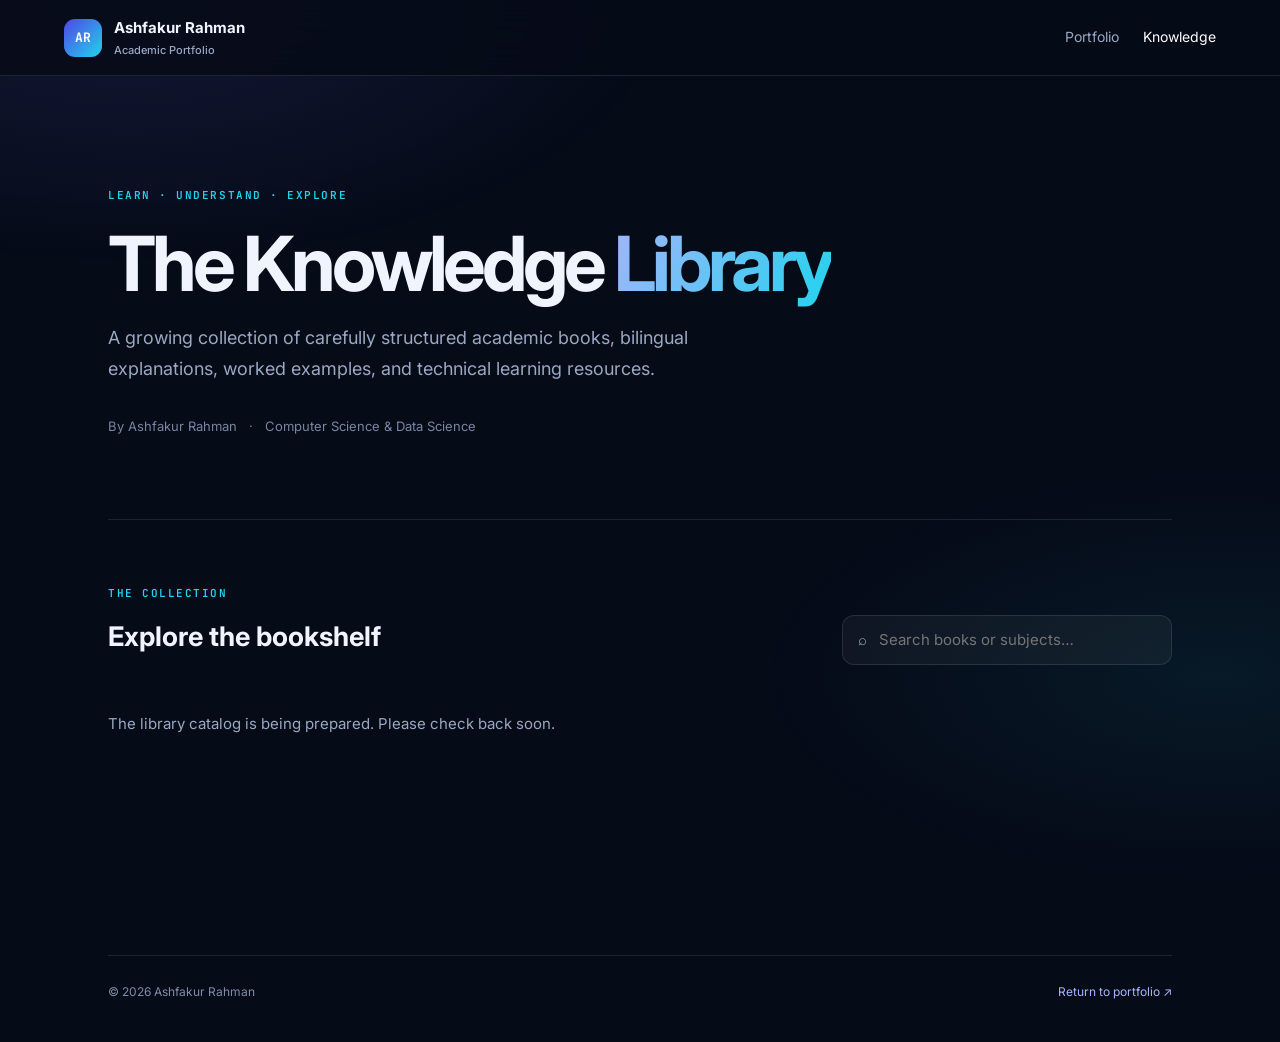
<file: knowledge/index.html>
<!doctype html>
<html lang="en">
<head>
<meta charset="utf-8"><meta name="viewport" content="width=device-width,initial-scale=1">
<meta name="description" content="Academic books and learning resources by Ashfakur Rahman.">
<title>Knowledge Library | Ashfakur Rahman</title>
<link rel="preconnect" href="https://fonts.googleapis.com"><link href="https://fonts.googleapis.com/css2?family=Inter:wght@400;500;600;700;800&family=JetBrains+Mono:wght@400;500&display=swap" rel="stylesheet">
<link rel="stylesheet" href="./assets/library.css">
</head>
<body>
<header class="site-header"><a class="brand" href="../"><span class="brand-mark">AR</span><span>Ashfakur Rahman<small>Academic Portfolio</small></span></a><nav><a href="../">Portfolio</a><a class="active" href="./">Knowledge</a></nav></header>
<main class="shell">
<section class="hero"><p class="eyebrow">LEARN · UNDERSTAND · EXPLORE</p><h1>The Knowledge <span>Library</span></h1><p class="lead">A growing collection of carefully structured academic books, bilingual explanations, worked examples, and technical learning resources.</p><div class="hero-meta"><span>By Ashfakur Rahman</span><span>·</span><span>Computer Science & Data Science</span></div></section>
<section class="library-tools"><div><p class="eyebrow">THE COLLECTION</p><h2>Explore the bookshelf</h2></div><label class="search"><span>⌕</span><input id="search" type="search" placeholder="Search books or subjects…" aria-label="Search books"></label></section>
<div id="status" class="status">Loading the library…</div><section id="books" class="book-grid" aria-live="polite"></section>
<footer class="footer"><span>© <span id="year"></span> Ashfakur Rahman</span><a href="../">Return to portfolio ↗</a></footer>
</main>
<script src="./assets/library.js"></script>
</body></html>
</file>
<file: knowledge/assets/library.css>
:root{--bg:#060b18;--bg2:#0d1526;--surface:rgba(255,255,255,.045);--line:rgba(255,255,255,.1);--text:#f0f4ff;--muted:#9aa8c2;--primary:#818cf8;--cyan:#22d3ee;--radius:18px}*{box-sizing:border-box}body{margin:0;background:var(--bg);color:var(--text);font:15px/1.75 Inter,system-ui,sans-serif}body:before{content:"";position:fixed;inset:0;pointer-events:none;z-index:-1;background:radial-gradient(ellipse 65% 45% at 10% 0%,rgba(99,102,241,.14),transparent 65%),radial-gradient(ellipse 55% 35% at 95% 75%,rgba(34,211,238,.07),transparent 65%)}a{color:inherit;text-decoration:none}.site-header{height:76px;border-bottom:1px solid var(--line);display:flex;align-items:center;justify-content:space-between;padding:0 max(5vw,24px);background:rgba(6,11,24,.86);backdrop-filter:blur(18px);position:sticky;top:0;z-index:5}.brand{display:flex;align-items:center;gap:12px;font-weight:700}.brand small{display:block;color:var(--muted);font-size:11px;font-weight:500}.brand-mark{display:grid;place-items:center;width:38px;height:38px;border-radius:11px;background:linear-gradient(135deg,#4f46e5,#22d3ee);font:700 13px "JetBrains Mono";color:white}.site-header nav{display:flex;gap:24px;color:var(--muted);font-size:14px}.site-header nav a:hover,.site-header nav .active{color:white}.shell{max-width:1120px;margin:auto;padding:0 28px}.hero{padding:100px 0 82px;border-bottom:1px solid var(--line)}.eyebrow{color:var(--cyan);font:600 11px/1.5 "JetBrains Mono",monospace;letter-spacing:.14em;text-transform:uppercase}.hero h1{font-size:clamp(42px,7vw,76px);line-height:1.08;letter-spacing:-.055em;margin:18px 0}.hero h1 span{background:linear-gradient(120deg,#a5b4fc,#22d3ee);background-clip:text;color:transparent}.lead{max-width:680px;color:var(--muted);font-size:18px}.hero-meta{display:flex;gap:12px;color:#7786a2;font-size:13px;margin-top:30px}.library-tools{display:flex;justify-content:space-between;align-items:end;gap:24px;padding:54px 0 28px}.library-tools h2{font-size:27px;margin:5px 0}.search{display:flex;align-items:center;gap:10px;border:1px solid var(--line);background:var(--surface);padding:10px 15px;border-radius:12px;width:min(330px,100%);color:var(--muted)}.search input{background:none;border:0;outline:0;color:var(--text);width:100%;font:inherit}.status{color:var(--muted);padding:18px 0}.book-grid{display:grid;grid-template-columns:repeat(auto-fit,minmax(260px,1fr));gap:18px;min-height:120px}.book-card{border:1px solid var(--line);background:var(--surface);border-radius:var(--radius);padding:25px;display:flex;flex-direction:column;min-height:245px;transition:.2s}.book-card:hover{border-color:rgba(129,140,248,.6);transform:translateY(-3px);background:rgba(255,255,255,.065)}.book-icon{width:44px;height:44px;border:1px solid rgba(129,140,248,.3);background:rgba(99,102,241,.13);display:grid;place-items:center;border-radius:13px;color:#a5b4fc;font-size:20px}.book-card h3{font-size:19px;margin:20px 0 7px}.book-card p{color:var(--muted);font-size:13px;margin:0}.book-meta{display:flex;justify-content:space-between;gap:12px;color:#8290aa;font-size:11px;margin-top:auto;padding-top:22px}.pill{border:1px solid var(--line);border-radius:99px;padding:3px 9px}.footer{border-top:1px solid var(--line);margin-top:80px;padding:25px 0 40px;display:flex;justify-content:space-between;color:#7f8da7;font-size:12px}.footer a{color:#a5b4fc}.reader-shell{max-width:1240px;margin:auto;padding:28px}.back-link{color:#a5b4fc;font-size:13px}.reader-shell>#reader{display:grid;grid-template-columns:250px minmax(0,760px);gap:70px;justify-content:center;margin:45px auto}.reader-sidebar{border-right:1px solid var(--line);padding-right:22px}.reader-sidebar h2{font-size:16px;margin:10px 0 22px}.reader-sidebar nav{display:grid;gap:7px}.reader-sidebar nav a{color:var(--muted);font-size:13px;padding:8px 10px;border-radius:8px}.reader-sidebar nav a.active,.reader-sidebar nav a:hover{color:white;background:rgba(99,102,241,.14)}.reader-main{min-width:0}.reader-top{display:flex;justify-content:space-between;align-items:center;gap:15px}.language-switch{display:flex;border:1px solid var(--line);padding:3px;border-radius:10px}.language-switch button{background:none;border:0;color:var(--muted);padding:6px 11px;border-radius:7px;cursor:pointer;font:inherit;font-size:12px}.language-switch button.selected{background:#303b66;color:white}.reader-main h1{font-size:clamp(30px,5vw,46px);line-height:1.2;letter-spacing:-.04em;margin:25px 0 34px}.prose{color:#d6deef;font-size:16px;line-height:1.9}.prose h2,.prose h3{color:white;line-height:1.3;margin:2em 0 .7em}.prose h2{font-size:26px}.prose h3{font-size:20px}.prose a{color:#a5b4fc;text-decoration:underline}.prose code{font: .88em "JetBrains Mono";background:rgba(129,140,248,.13);padding:2px 5px;border-radius:5px}.prose pre{overflow:auto;background:#030712;border:1px solid var(--line);border-radius:12px;padding:18px}.prose pre code{background:none;padding:0}.prose blockquote{margin:24px 0;padding:12px 20px;border-left:3px solid var(--primary);background:var(--surface);color:var(--muted)}.prose table{border-collapse:collapse;width:100%;display:block;overflow:auto}.prose th,.prose td{border:1px solid var(--line);padding:9px 12px;text-align:left}.prose img{max-width:100%;border-radius:12px}.chapter-pager{display:flex;justify-content:space-between;gap:20px;border-top:1px solid var(--line);padding-top:24px;margin-top:55px;color:#a5b4fc;font-size:13px}@media(max-width:760px){.library-tools{align-items:stretch;flex-direction:column}.search{width:100%}.reader-shell>#reader{grid-template-columns:1fr;gap:30px}.reader-sidebar{border:0;border-bottom:1px solid var(--line);padding:0 0 22px}.reader-sidebar nav{grid-template-columns:repeat(2,minmax(0,1fr))}.site-header nav{gap:14px}.hero{padding:70px 0}.footer{gap:12px;flex-wrap:wrap}}
</file>
